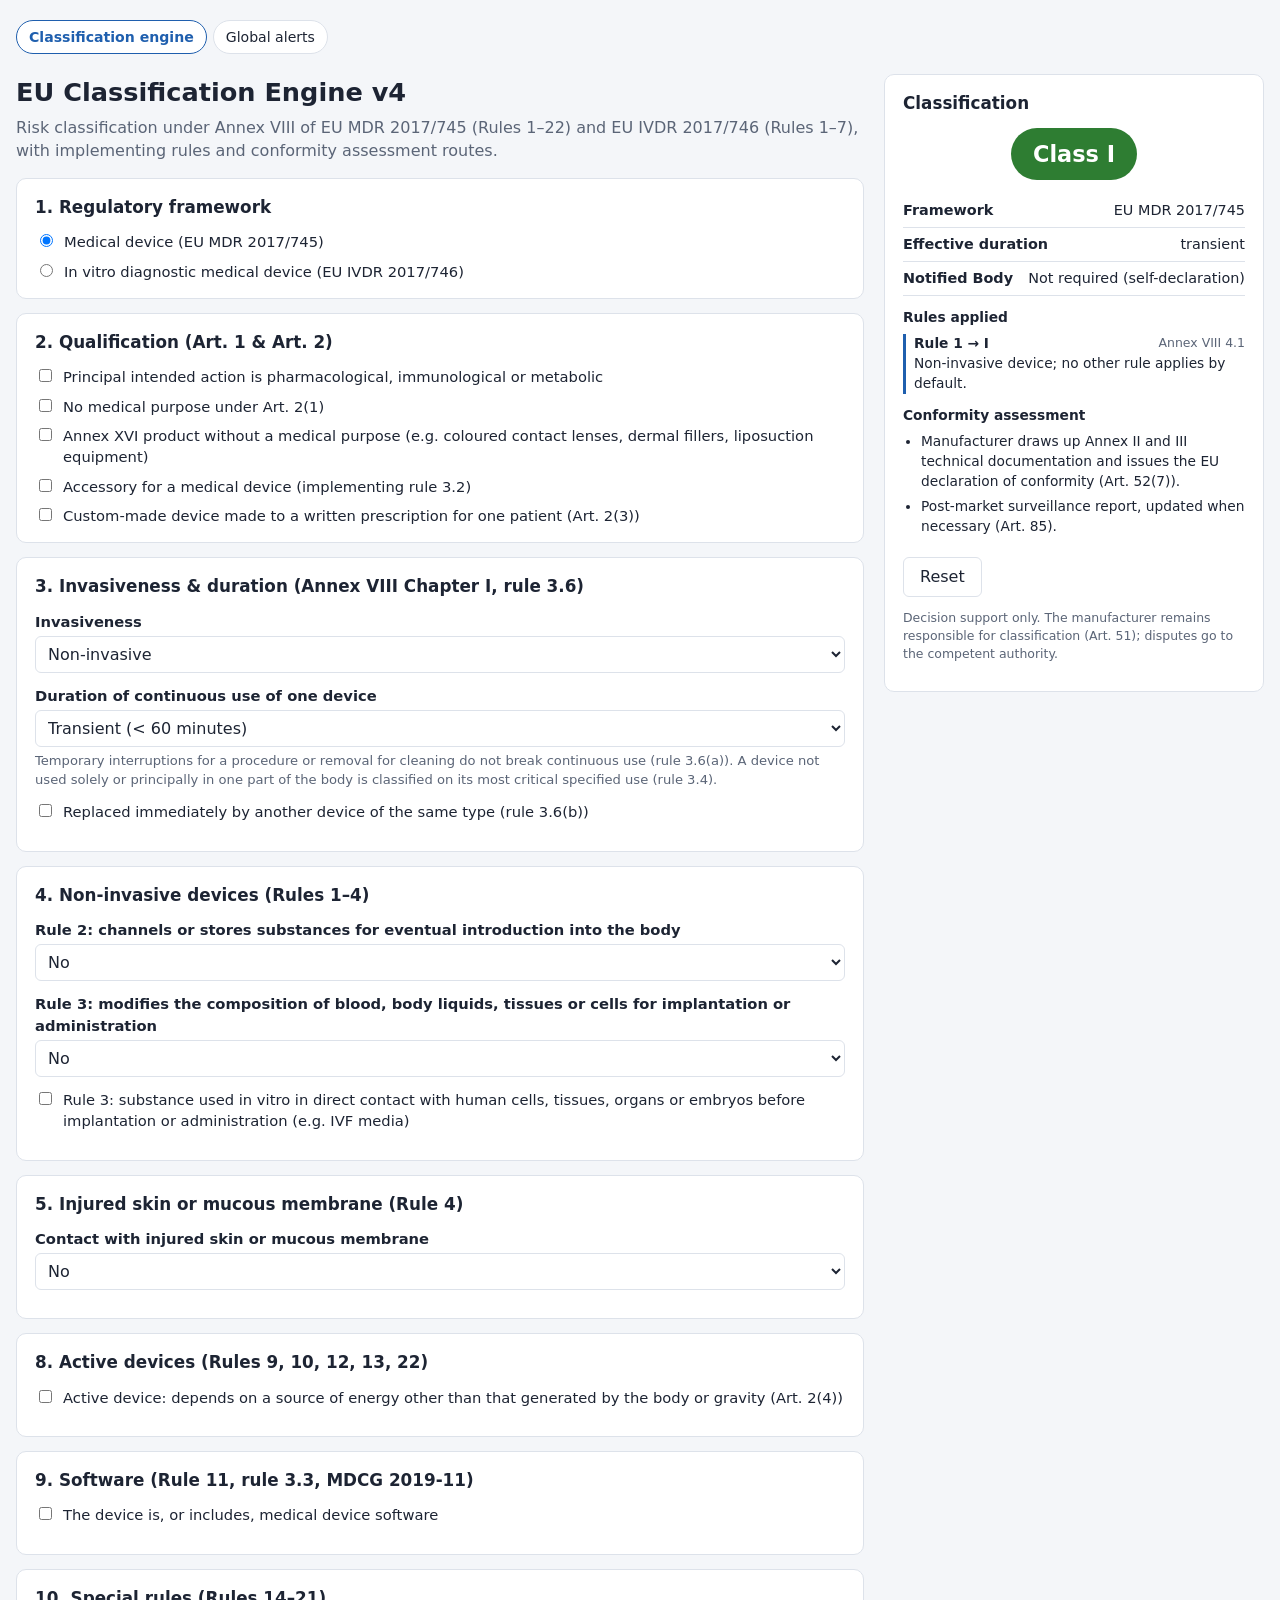
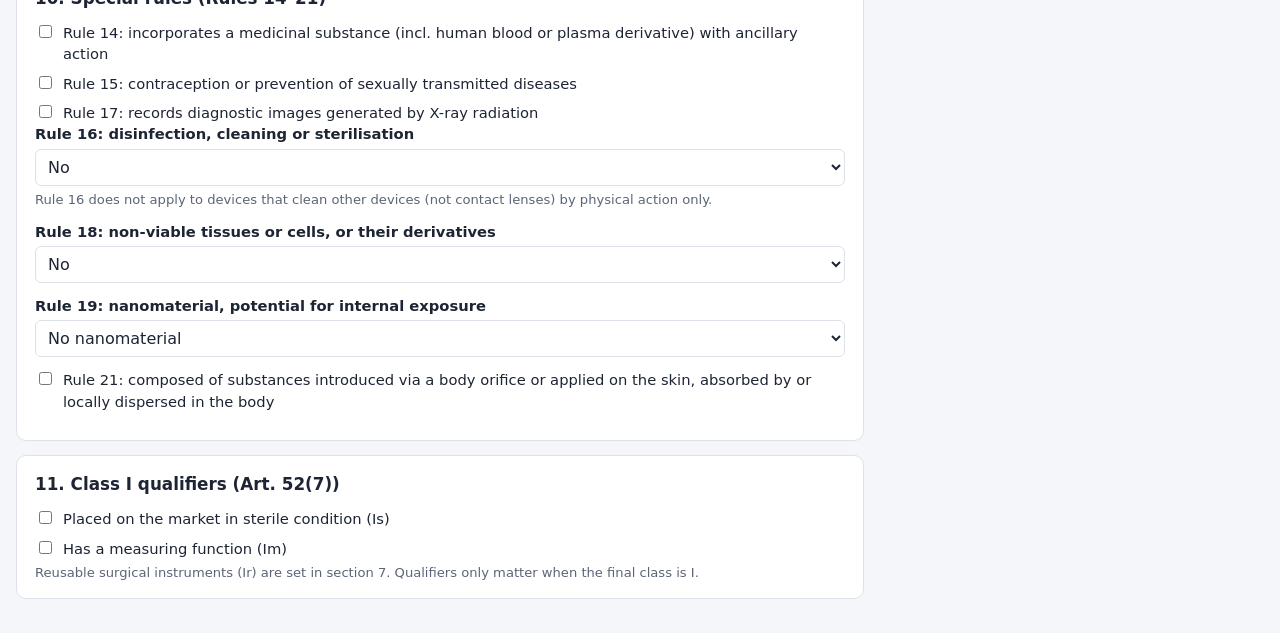
<file: index.html>
<!DOCTYPE html>
<html lang="en">
<head>
  <meta charset="UTF-8" />
  <meta name="viewport" content="width=device-width, initial-scale=1.0" />
  <title>EU MDR &amp; IVDR Classification Engine</title>
  <link rel="stylesheet" href="style.css" />
</head>
<body>
  <div class="app-container">
    <nav class="topnav">
      <a href="index.html" aria-current="page">Classification engine</a>
      <a href="alerts.html">Global alerts</a>
    </nav>
    <main>
      <header>
        <h1>EU Classification Engine v4</h1>
        <p>Risk classification under Annex VIII of EU MDR 2017/745 (Rules 1&ndash;22) and EU IVDR 2017/746 (Rules 1&ndash;7), with implementing rules and conformity assessment routes.</p>
      </header>

      <!-- FRAMEWORK -->
      <section class="card">
        <h2>1. Regulatory framework</h2>
        <div class="radio-group">
          <label><input type="radio" name="framework" value="mdr" checked /> Medical device (EU MDR 2017/745)</label>
          <label><input type="radio" name="framework" value="ivdr" /> In vitro diagnostic medical device (EU IVDR 2017/746)</label>
        </div>
      </section>

      <!-- ===================== MDR ===================== -->
      <div id="mdr_section">
        <section class="card">
          <h2>2. Qualification (Art. 1 &amp; Art. 2)</h2>
          <div class="checkbox-grid">
            <label><input type="checkbox" data-path="qualification.pim" /> Principal intended action is pharmacological, immunological or metabolic</label>
            <label><input type="checkbox" data-path="qualification.noMedicalPurpose" /> No medical purpose under Art. 2(1)</label>
            <label><input type="checkbox" data-path="qualification.annexXVI" /> Annex XVI product without a medical purpose (e.g. coloured contact lenses, dermal fillers, liposuction equipment)</label>
            <label><input type="checkbox" data-path="qualification.accessory" /> Accessory for a medical device (implementing rule 3.2)</label>
            <label><input type="checkbox" data-path="qualification.customMade" /> Custom-made device made to a written prescription for one patient (Art. 2(3))</label>
          </div>
        </section>

        <section class="card">
          <h2>3. Invasiveness &amp; duration (Annex VIII Chapter I, rule 3.6)</h2>
          <div class="form-group">
            <label for="invasiveness">Invasiveness</label>
            <select id="invasiveness" data-path="invasiveness">
              <option value="non_invasive">Non-invasive</option>
              <option value="orifice">Invasive via a body orifice or stoma (not surgically invasive)</option>
              <option value="surgical">Surgically invasive</option>
              <option value="implantable">Implantable</option>
            </select>
          </div>
          <div class="form-group">
            <label for="duration">Duration of continuous use of one device</label>
            <select id="duration" data-path="duration">
              <option value="transient">Transient (&lt; 60 minutes)</option>
              <option value="short">Short-term (60 minutes to 30 days)</option>
              <option value="long">Long-term (&gt; 30 days)</option>
            </select>
            <p class="hint">Temporary interruptions for a procedure or removal for cleaning do not break continuous use (rule 3.6(a)). A device not used solely or principally in one part of the body is classified on its most critical specified use (rule 3.4).</p>
          </div>
          <div class="form-group">
            <label class="checkbox-label"><input type="checkbox" data-path="replacedImmediately" /> Replaced immediately by another device of the same type (rule 3.6(b))</label>
          </div>
          <div class="form-group" data-show-if="replacedImmediately=true">
            <label for="accumulated">Accumulated duration across all devices</label>
            <select id="accumulated" data-path="accumulatedDuration">
              <option value="transient">Transient (&lt; 60 minutes)</option>
              <option value="short">Short-term (60 minutes to 30 days)</option>
              <option value="long">Long-term (&gt; 30 days)</option>
            </select>
          </div>
        </section>

        <!-- Non-invasive: Rules 2-4 -->
        <section class="card" data-show-if="invasiveness=non_invasive">
          <h2>4. Non-invasive devices (Rules 1&ndash;4)</h2>
          <div class="form-group">
            <label for="channel">Rule 2: channels or stores substances for eventual introduction into the body</label>
            <select id="channel" data-path="nonInvasive.channelStore">
              <option value="none">No</option>
              <option value="other">Liquids or gases for infusion or administration (e.g. syringe without needle, gravity IV set)</option>
              <option value="blood_liquids_organs">Blood or other body liquids, or stores organs, tissues or cells</option>
              <option value="blood_bag">Blood bag</option>
            </select>
          </div>
          <div class="form-group" data-show-if="nonInvasive.channelStore=other">
            <label class="checkbox-label"><input type="checkbox" data-path="nonInvasive.connectsToActiveIIaPlus" /> May be connected to a class IIa, IIb or III active device</label>
          </div>
          <div class="form-group">
            <label for="modify">Rule 3: modifies the composition of blood, body liquids, tissues or cells for implantation or administration</label>
            <select id="modify" data-path="nonInvasive.modifiesComposition">
              <option value="none">No</option>
              <option value="physical">Only by filtration, centrifugation or exchange of gas or heat</option>
              <option value="other">Other biological or chemical modification (e.g. haemodialyser)</option>
            </select>
          </div>
          <div class="form-group">
            <label class="checkbox-label"><input type="checkbox" data-path="nonInvasive.inVitroSubstanceForCellsOrEmbryos" /> Rule 3: substance used in vitro in direct contact with human cells, tissues, organs or embryos before implantation or administration (e.g. IVF media)</label>
          </div>
        </section>

        <!-- Rule 4 (non-invasive and orifice) -->
        <section class="card" data-show-if="invasiveness=non_invasive,orifice">
          <h2>5. Injured skin or mucous membrane (Rule 4)</h2>
          <div class="form-group">
            <label for="injured">Contact with injured skin or mucous membrane</label>
            <select id="injured" data-path="injuredSkin">
              <option value="none">No</option>
              <option value="barrier">Mechanical barrier, compression or absorption of exudates</option>
              <option value="micro_environment">Manages the micro-environment of the wound</option>
              <option value="breached_dermis">Wounds that breach the dermis or mucous membrane and heal only by secondary intent</option>
              <option value="other">Other purpose</option>
            </select>
          </div>
        </section>

        <!-- Orifice: Rules 5 & 20 -->
        <section class="card" data-show-if="invasiveness=orifice">
          <h2>6. Invasive via body orifice (Rules 5 &amp; 20)</h2>
          <div class="checkbox-grid">
            <label><input type="checkbox" data-path="orifice.upperCavitiesOnly" /> Used only in the oral cavity as far as the pharynx, the ear canal up to the eardrum, or the nasal cavity</label>
            <label data-show-if="orifice.upperCavitiesOnly=true"><input type="checkbox" data-path="orifice.absorbedByMucosa" /> Liable to be absorbed by the mucous membrane</label>
            <label><input type="checkbox" data-path="orifice.connectsToActiveIIaPlus" /> Intended for connection to a class IIa, IIb or III active device</label>
          </div>
          <div class="form-group">
            <label for="inhal">Rule 20: administers medicinal products by inhalation</label>
            <select id="inhal" data-path="orifice.inhalation">
              <option value="none">No</option>
              <option value="standard">Yes</option>
              <option value="essential_or_life_threatening">Yes, and its mode of action essentially affects efficacy and safety of the medicine, or it treats life-threatening conditions</option>
            </select>
          </div>
        </section>

        <!-- Surgical / implantable: Rules 6-8 -->
        <section class="card" data-show-if="invasiveness=surgical,implantable">
          <h2>7. Surgically invasive &amp; implantable (Rules 6&ndash;8)</h2>
          <p class="hint">Central circulatory system (Annex VIII 1.7): pulmonary arteries and veins, ascending and descending aorta to the bifurcation, aortic arch, coronary arteries, common, external and internal carotid arteries, cerebral arteries, brachiocephalic trunk, cardiac veins, superior and inferior vena cava. Femoral and other peripheral vessels are not included. Central nervous system (1.8): brain, meninges and spinal cord.</p>
          <div class="checkbox-grid">
            <label><input type="checkbox" data-path="surgical.heartCirculatoryDefect" /> Controls, diagnoses, monitors or corrects a defect of the heart or central circulatory system by direct contact</label>
            <label><input type="checkbox" data-path="surgical.directContactHeartCirculatoryCNS" /> Direct contact with the heart, central circulatory system or central nervous system</label>
            <label data-show-if="invasiveness=surgical"><input type="checkbox" data-path="surgical.reusableInstrument" /> Reusable surgical instrument (Rule 6): cuts, drills, saws, scratches, scrapes, clamps, retracts or clips, is not connected to an active device, and is intended to be reused</label>
            <label><input type="checkbox" data-path="surgical.ionisingRadiation" /> Supplies energy as ionising radiation (Rules 6, 7)</label>
            <label><input type="checkbox" data-path="surgical.biologicalEffectOrAbsorbed" /> Has a biological effect or is wholly or mainly absorbed</label>
            <label><input type="checkbox" data-path="surgical.chemicalChange" /> Undergoes chemical change in the body (Rules 7, 8)</label>
            <label><input type="checkbox" data-path="surgical.administersMedicinal" /> Administers medicinal products (Rules 7, 8)</label>
            <label><input type="checkbox" data-path="surgical.administersMedicinalHazardous" /> Administers medicinal products by a delivery system in a potentially hazardous manner (Rule 6)</label>
            <label><input type="checkbox" data-path="surgical.placedInTeeth" /> Placed in the teeth (Rule 8)</label>
            <label><input type="checkbox" data-path="surgical.activeImplantable" /> Active implantable device or its accessory (Rule 8)</label>
            <label><input type="checkbox" data-path="surgical.breastImplantOrMesh" /> Breast implant or surgical mesh (Rule 8)</label>
            <label><input type="checkbox" data-path="surgical.jointReplacement" /> Total or partial joint replacement (Rule 8)</label>
            <label><input type="checkbox" data-path="surgical.spinalContact" /> Spinal disc replacement, or implant in contact with the spinal column (Rule 8)</label>
            <label><input type="checkbox" data-path="surgical.ancillaryComponent" /> Ancillary component only: screw, wedge, plate or instrument (Rule 8 exception)</label>
            <label><input type="checkbox" data-path="surgical.wetListed" /> Suture, staple, dental filling, brace, tooth crown, screw, wedge, plate, wire, pin, clip or connector (Art. 52(4) and 61(6)(b) list)</label>
          </div>
        </section>

        <!-- Active devices: Rules 9, 10, 12, 13, 22 -->
        <section class="card">
          <h2>8. Active devices (Rules 9, 10, 12, 13, 22)</h2>
          <div class="form-group">
            <label class="checkbox-label"><input type="checkbox" data-path="active.isActive" /> Active device: depends on a source of energy other than that generated by the body or gravity (Art. 2(4))</label>
          </div>
          <div data-show-if="active.isActive=true">
            <h3>Therapeutic (Rule 9)</h3>
            <div class="checkbox-grid">
              <label><input type="checkbox" data-path="active.therapeuticEnergy" /> Administers or exchanges energy with the body</label>
              <label data-show-if="active.therapeuticEnergy=true"><input type="checkbox" data-path="active.therapeuticEnergyHazardous" /> In a potentially hazardous way (nature, density, site of application)</label>
              <label><input type="checkbox" data-path="active.controlsActiveTherapeuticIIb" /> Controls, monitors or directly influences a class IIb active therapeutic device</label>
              <label><input type="checkbox" data-path="active.therapeuticIonising" /> Emits ionising radiation for therapy, or controls such a device</label>
              <label><input type="checkbox" data-path="active.controlsActiveImplantable" /> Controls, monitors or directly influences an active implantable device</label>
            </div>
            <h3>Diagnostic and monitoring (Rule 10)</h3>
            <div class="checkbox-grid">
              <label><input type="checkbox" data-path="active.diagnosticEnergyAbsorbed" /> Supplies energy that is absorbed by the body</label>
              <label data-show-if="active.diagnosticEnergyAbsorbed=true"><input type="checkbox" data-path="active.illuminatesVisibleOnly" /> Only illuminates the body in the visible spectrum</label>
              <label><input type="checkbox" data-path="active.radiopharmaceuticalImaging" /> Images the in vivo distribution of radiopharmaceuticals</label>
              <label><input type="checkbox" data-path="active.directDiagnosisVital" /> Allows direct diagnosis or monitoring of vital physiological processes</label>
              <label data-show-if="active.directDiagnosisVital=true"><input type="checkbox" data-path="active.vitalImmediateDanger" /> Variations could cause immediate danger (e.g. cardiac, respiratory, CNS monitoring), or patient in immediate danger</label>
              <label><input type="checkbox" data-path="active.diagnosticIonisingRadiology" /> Emits ionising radiation for diagnostic or interventional radiology, or controls such a device</label>
            </div>
            <h3>Administration and closed loop (Rules 12, 22)</h3>
            <div class="checkbox-grid">
              <label><input type="checkbox" data-path="active.administersSubstances" /> Administers or removes medicinal products, body liquids or other substances</label>
              <label data-show-if="active.administersSubstances=true"><input type="checkbox" data-path="active.administersSubstancesHazardous" /> In a potentially hazardous manner (nature of substance, body part, mode of application)</label>
              <label><input type="checkbox" data-path="active.closedLoop" /> Therapeutic device with an integrated diagnostic function that significantly determines patient management (closed loop, AED)</label>
            </div>
          </div>
        </section>

        <!-- Software: Rule 11 -->
        <section class="card">
          <h2>9. Software (Rule 11, rule 3.3, MDCG 2019-11)</h2>
          <div class="form-group">
            <label class="checkbox-label"><input type="checkbox" data-path="software.isSoftware" /> The device is, or includes, medical device software</label>
          </div>
          <div data-show-if="software.isSoftware=true">
            <div class="form-group">
              <label for="sw_dec">Provides information used to take diagnostic or therapeutic decisions</label>
              <select id="sw_dec" data-path="software.decisions">
                <option value="none">No</option>
                <option value="other">Yes; worst-case impact is not serious</option>
                <option value="serious">Yes; may cause serious deterioration of health or a surgical intervention</option>
                <option value="death_irreversible">Yes; may cause death or irreversible deterioration of health</option>
              </select>
            </div>
            <div class="form-group">
              <label for="sw_mon">Monitors physiological processes</label>
              <select id="sw_mon" data-path="software.monitoring">
                <option value="none">No</option>
                <option value="physiological">Yes</option>
                <option value="vital_immediate_danger">Yes; vital parameters where variations could result in immediate danger</option>
              </select>
            </div>
            <div class="form-group">
              <label for="sw_drives">Drives or influences the use of a hardware device (rule 3.3)</label>
              <select id="sw_drives" data-path="software.drivesDeviceClass">
                <option value="">No</option>
                <option value="I">Yes; that device is class I</option>
                <option value="IIa">Yes; class IIa</option>
                <option value="IIb">Yes; class IIb</option>
                <option value="III">Yes; class III</option>
              </select>
            </div>
          </div>
        </section>

        <!-- Special rules -->
        <section class="card">
          <h2>10. Special rules (Rules 14&ndash;21)</h2>
          <div class="checkbox-grid">
            <label><input type="checkbox" data-path="special.medicinalAncillary" /> Rule 14: incorporates a medicinal substance (incl. human blood or plasma derivative) with ancillary action</label>
            <label><input type="checkbox" data-path="special.contraceptionOrSTI" /> Rule 15: contraception or prevention of sexually transmitted diseases</label>
            <label><input type="checkbox" data-path="special.xrayImageRecording" /> Rule 17: records diagnostic images generated by X-ray radiation</label>
          </div>
          <div class="form-group">
            <label for="r16">Rule 16: disinfection, cleaning or sterilisation</label>
            <select id="r16" data-path="special.disinfection">
              <option value="none">No</option>
              <option value="contact_lens">Disinfects, cleans, rinses or hydrates contact lenses</option>
              <option value="medical_devices">Disinfects or sterilises medical devices</option>
              <option value="invasive_end_point">Disinfecting solution or washer-disinfector for invasive devices, as end point of processing</option>
            </select>
            <p class="hint">Rule 16 does not apply to devices that clean other devices (not contact lenses) by physical action only.</p>
          </div>
          <div class="form-group">
            <label for="r18">Rule 18: non-viable tissues or cells, or their derivatives</label>
            <select id="r18" data-path="special.tissues">
              <option value="none">No</option>
              <option value="human">Human origin</option>
              <option value="animal">Animal origin</option>
              <option value="animal_intact_skin">Animal origin, contact with intact skin only</option>
            </select>
          </div>
          <div class="form-group">
            <label for="r19">Rule 19: nanomaterial, potential for internal exposure</label>
            <select id="r19" data-path="special.nanomaterial">
              <option value="none">No nanomaterial</option>
              <option value="negligible">Negligible</option>
              <option value="low">Low</option>
              <option value="medium">Medium</option>
              <option value="high">High</option>
            </select>
          </div>
          <div class="form-group">
            <label class="checkbox-label"><input type="checkbox" data-path="special.substance.isSubstance" /> Rule 21: composed of substances introduced via a body orifice or applied on the skin, absorbed by or locally dispersed in the body</label>
          </div>
          <div data-show-if="special.substance.isSubstance=true">
            <div class="form-group">
              <label for="r21route">Where it achieves its intended purpose</label>
              <select id="r21route" data-path="special.substance.route">
                <option value="skin">On the skin</option>
                <option value="nasal_oral">Nasal or oral cavity, as far as the pharynx</option>
                <option value="gi">Stomach or lower gastrointestinal tract</option>
                <option value="other">Elsewhere (e.g. vaginal, rectal, ear)</option>
              </select>
            </div>
            <label class="checkbox-label"><input type="checkbox" data-path="special.substance.systemicAbsorption" /> It, or its products of metabolism, are systemically absorbed to achieve the intended purpose</label>
          </div>
        </section>

        <section class="card">
          <h2>11. Class I qualifiers (Art. 52(7))</h2>
          <div class="checkbox-grid">
            <label><input type="checkbox" data-path="classIFlags.sterile" /> Placed on the market in sterile condition (Is)</label>
            <label><input type="checkbox" data-path="classIFlags.measuring" /> Has a measuring function (Im)</label>
          </div>
          <p class="hint">Reusable surgical instruments (Ir) are set in section 7. Qualifiers only matter when the final class is I.</p>
        </section>
      </div>

      <!-- ===================== IVDR ===================== -->
      <div id="ivdr_section" hidden>
        <section class="card">
          <h2>2. Product type (implementing rules 1.2&ndash;1.6)</h2>
          <div class="form-group">
            <select id="ivd_type" data-path="productType">
              <option value="assay">Assay, reagent or test kit</option>
              <option value="calibrator">Calibrator (takes the class of its assay, 1.5)</option>
              <option value="control_assigned">Control material with assigned values (takes the class of its assay, 1.6)</option>
              <option value="control_unassigned">Control material without assigned values (Rule 7)</option>
              <option value="software">Software</option>
              <option value="instrument">Instrument specifically for IVD procedures (Rule 5(b))</option>
              <option value="general_lab">General laboratory product, buffer, wash solution, culture medium, stain (Rule 5(a))</option>
              <option value="receptacle">Specimen receptacle (Rule 5(c))</option>
            </select>
          </div>
          <div class="form-group" data-show-if="productType=software">
            <label for="ivd_drives">Drives or influences the use of a device (rule 1.4)</label>
            <select id="ivd_drives" data-path="drivesDeviceClass">
              <option value="">No</option>
              <option value="A">Yes; class A</option>
              <option value="B">Yes; class B</option>
              <option value="C">Yes; class C</option>
              <option value="D">Yes; class D</option>
            </select>
          </div>
          <label class="checkbox-label"><input type="checkbox" data-path="sterile" /> Placed on the market sterile</label>
        </section>

        <section class="card" data-show-if="productType=assay,calibrator,control_assigned,software">
          <h2>3. Intended purpose (Rules 1&ndash;3)</h2>
          <p class="hint">Select every purpose that applies. The highest class governs (rules 1.8, 1.9). Leave all unticked for Rule 6 (class B). Use MDCG 2020-16 for pathogen-specific examples.</p>
          <div class="checkbox-grid" id="ivd_purposes"></div>
        </section>

        <section class="card" data-show-if="productType=assay,calibrator,control_assigned,software,instrument">
          <h2>4. User (Rule 4)</h2>
          <div class="form-group">
            <select id="ivd_user" data-path="user">
              <option value="professional">Professional laboratory use</option>
              <option value="near_patient">Near-patient testing by a health professional</option>
              <option value="self_test">Self-testing by a lay person</option>
            </select>
          </div>
          <div class="form-group" data-show-if="user=self_test">
            <label class="checkbox-label"><input type="checkbox" data-path="selfTestException" /> Self-test for pregnancy, fertility, cholesterol, or glucose, erythrocytes, leucocytes or bacteria <strong>in urine</strong> (class B exception)</label>
            <p class="hint">Blood glucose self-tests are not in the exception and are class C.</p>
          </div>
        </section>
      </div>
    </main>

    <!-- VERDICT -->
    <aside class="sidebar">
      <div class="card verdict-card">
        <h2>Classification</h2>
        <div class="badge-container"><span id="final_badge" class="badge">&ndash;</span></div>
        <div class="verdict-detail"><strong>Framework</strong><span id="res_framework"></span></div>
        <div class="verdict-detail" id="res_duration_row"><strong>Effective duration</strong><span id="res_duration"></span></div>
        <div class="verdict-detail"><strong>Notified Body</strong><span id="res_nb"></span></div>
        <div class="verdict-block">
          <strong>Rules applied</strong>
          <ul id="res_rules_list" class="rules-list"></ul>
        </div>
        <div class="verdict-block" id="res_notes_block">
          <strong>Notes</strong>
          <ul id="res_notes"></ul>
        </div>
        <div class="verdict-block">
          <strong>Conformity assessment</strong>
          <ul id="res_route"></ul>
        </div>
        <button type="button" id="reset_btn">Reset</button>
        <p class="disclaimer">Decision support only. The manufacturer remains responsible for classification (Art. 51); disputes go to the competent authority.</p>
      </div>
    </aside>
  </div>

  <script src="engine.js"></script>
  <script src="app.js"></script>
</body>
</html>
</file>
<file: style.css>
:root {
  --bg: #f4f6f9;
  --card: #ffffff;
  --text: #1d2433;
  --muted: #5b6577;
  --border: #dde2ea;
  --accent: #1f5fae;
  --class-low: #2e7d32;
  --class-mid: #b7791f;
  --class-high: #c05621;
  --class-top: #b42318;
}

@media (prefers-color-scheme: dark) {
  :root {
    --bg: #12161d;
    --card: #1b212b;
    --text: #e6e9ef;
    --muted: #9aa4b5;
    --border: #2d3542;
    --accent: #6ea8ff;
  }
}

* { box-sizing: border-box; }

body {
  margin: 0;
  font-family: system-ui, -apple-system, "Segoe UI", Roboto, sans-serif;
  background: var(--bg);
  color: var(--text);
  line-height: 1.45;
}

[hidden] { display: none !important; }

.app-container {
  display: grid;
  grid-template-columns: minmax(0, 1fr) 380px;
  gap: 20px;
  max-width: 1280px;
  margin: 0 auto;
  padding: 20px 16px;
}

header h1 { margin: 0 0 4px; font-size: 1.6rem; }
header p { margin: 0 0 16px; color: var(--muted); }

.card {
  background: var(--card);
  border: 1px solid var(--border);
  border-radius: 10px;
  padding: 16px 18px;
  margin-bottom: 14px;
}

.card h2 { font-size: 1.05rem; margin: 0 0 12px; }
.card h3 { font-size: 0.92rem; margin: 14px 0 8px; color: var(--muted); }

.form-group { margin-bottom: 12px; }
.form-group > label:not(.checkbox-label) { display: block; font-weight: 600; margin-bottom: 4px; font-size: 0.92rem; }

select {
  width: 100%;
  padding: 7px 8px;
  border: 1px solid var(--border);
  border-radius: 6px;
  background: var(--card);
  color: var(--text);
  font: inherit;
}

.radio-group, .checkbox-grid { display: grid; gap: 8px; }
.checkbox-grid label, .radio-group label, .checkbox-label { display: flex; gap: 8px; align-items: flex-start; font-size: 0.92rem; }
input[type="checkbox"], input[type="radio"] { margin-top: 3px; flex-shrink: 0; }

.hint { margin: 4px 0 0; font-size: 0.82rem; color: var(--muted); }

.sidebar { position: relative; }
.verdict-card { position: sticky; top: 16px; }

.badge-container { text-align: center; margin: 4px 0 14px; }
.badge {
  display: inline-block;
  padding: 10px 22px;
  border-radius: 999px;
  font-size: 1.4rem;
  font-weight: 700;
  color: #fff;
  background: var(--muted);
}
.badge.class-I, .badge.class-A { background: var(--class-low); }
.badge.class-IIa, .badge.class-B { background: var(--class-mid); }
.badge.class-IIb, .badge.class-C { background: var(--class-high); }
.badge.class-III, .badge.class-D { background: var(--class-top); }

.verdict-detail { display: flex; justify-content: space-between; gap: 12px; padding: 6px 0; border-bottom: 1px solid var(--border); font-size: 0.9rem; }
.verdict-detail span { text-align: right; }
.verdict-block { margin-top: 12px; font-size: 0.86rem; }
.verdict-block ul { margin: 6px 0 0; padding-left: 18px; }
.verdict-block li { margin-bottom: 6px; }

.rules-list { list-style: none; padding-left: 0 !important; }
.rules-list li { border-left: 3px solid var(--border); padding-left: 8px; color: var(--muted); }
.rules-list li.decisive { border-left-color: var(--accent); color: var(--text); }
.rule-head { font-weight: 700; }
.rule-ref { float: right; font-size: 0.78rem; color: var(--muted); }

button {
  margin-top: 14px;
  padding: 7px 16px;
  border: 1px solid var(--border);
  border-radius: 6px;
  background: var(--card);
  color: var(--text);
  font: inherit;
  cursor: pointer;
}

.disclaimer { font-size: 0.78rem; color: var(--muted); margin-top: 12px; }

@media (max-width: 900px) {
  .app-container { grid-template-columns: 1fr; }
  .verdict-card { position: static; }
}

/* ---------- Navigation ---------- */
.topnav { grid-column: 1 / -1; display: flex; gap: 6px; flex-wrap: wrap; margin-bottom: 12px; }
.topnav a {
  padding: 6px 12px;
  border: 1px solid var(--border);
  border-radius: 999px;
  color: var(--text);
  text-decoration: none;
  font-size: 0.88rem;
  background: var(--card);
}
.topnav a[aria-current="page"] { border-color: var(--accent); color: var(--accent); font-weight: 600; }
.app-container > .topnav { margin-bottom: 0; }

/* ---------- Global alerts page ---------- */
.page { max-width: 1100px; margin: 0 auto; padding: 20px 16px; }
.toolbar-grid { display: grid; grid-template-columns: 2fr repeat(4, 1fr); gap: 10px; }
.toolbar-grid label { display: grid; gap: 4px; font-size: 0.82rem; font-weight: 600; color: var(--muted); }
input[type="search"] {
  width: 100%;
  padding: 7px 8px;
  border: 1px solid var(--border);
  border-radius: 6px;
  background: var(--card);
  color: var(--text);
  font: inherit;
}
.toolbar-foot { display: flex; justify-content: space-between; align-items: center; gap: 10px; flex-wrap: wrap; margin-top: 10px; }
.toolbar-foot button { margin-top: 0; }

.chips { display: flex; flex-wrap: wrap; gap: 6px; margin: 0 0 10px; }
.chip { margin: 0; padding: 4px 10px; border-radius: 999px; font-size: 0.82rem; }

.alert-list { list-style: none; padding: 0; margin: 0 0 16px; display: grid; gap: 8px; }
.alert-item { background: var(--card); border: 1px solid var(--border); border-radius: 8px; padding: 10px 14px; min-width: 0; }
.alert-head { display: flex; flex-wrap: wrap; gap: 8px; align-items: center; font-size: 0.8rem; color: var(--muted); margin-bottom: 4px; }
.alert-head time { font-variant-numeric: tabular-nums; }
.agency { font-weight: 700; color: var(--text); }
.alert-title { display: block; font-weight: 600; color: var(--text); overflow-wrap: anywhere; }
a.alert-title:hover { color: var(--accent); }
.alert-summary { margin: 4px 0 0; font-size: 0.86rem; color: var(--muted); overflow-wrap: anywhere; }
.alert-meta { margin: 4px 0 0; font-size: 0.78rem; color: var(--muted); }

.pill { padding: 1px 8px; border-radius: 999px; border: 1px solid currentColor; font-weight: 600; }
.kind-ban-suspension { color: var(--class-top); }
.kind-recall { color: var(--class-high); }
.kind-field-safety-notice { color: var(--class-mid); }
.kind-early-alert { color: var(--class-high); }
.kind-quality-concern { color: var(--class-mid); }
.kind-safety-communication { color: var(--accent); }
.kind-shortage, .kind-other-notice { color: var(--muted); }

.sources-table { width: 100%; border-collapse: collapse; font-size: 0.86rem; }
.sources-table th, .sources-table td { text-align: left; padding: 6px 8px; border-bottom: 1px solid var(--border); vertical-align: top; }
.sources-table td.num { text-align: right; font-variant-numeric: tabular-nums; }
.sources-table td.ok { color: var(--class-low); }
.sources-table td.fail { color: var(--class-top); }
.card:has(.sources-table) { overflow-x: auto; }
.watch-list { margin: 0; padding-left: 18px; display: grid; gap: 6px; font-size: 0.88rem; }
.watch-list a { color: var(--accent); }
code { font-size: 0.9em; }

@media (max-width: 800px) {
  .toolbar-grid { grid-template-columns: 1fr 1fr; }
  .toolbar-grid label:first-child { grid-column: 1 / -1; }
}
</file>
